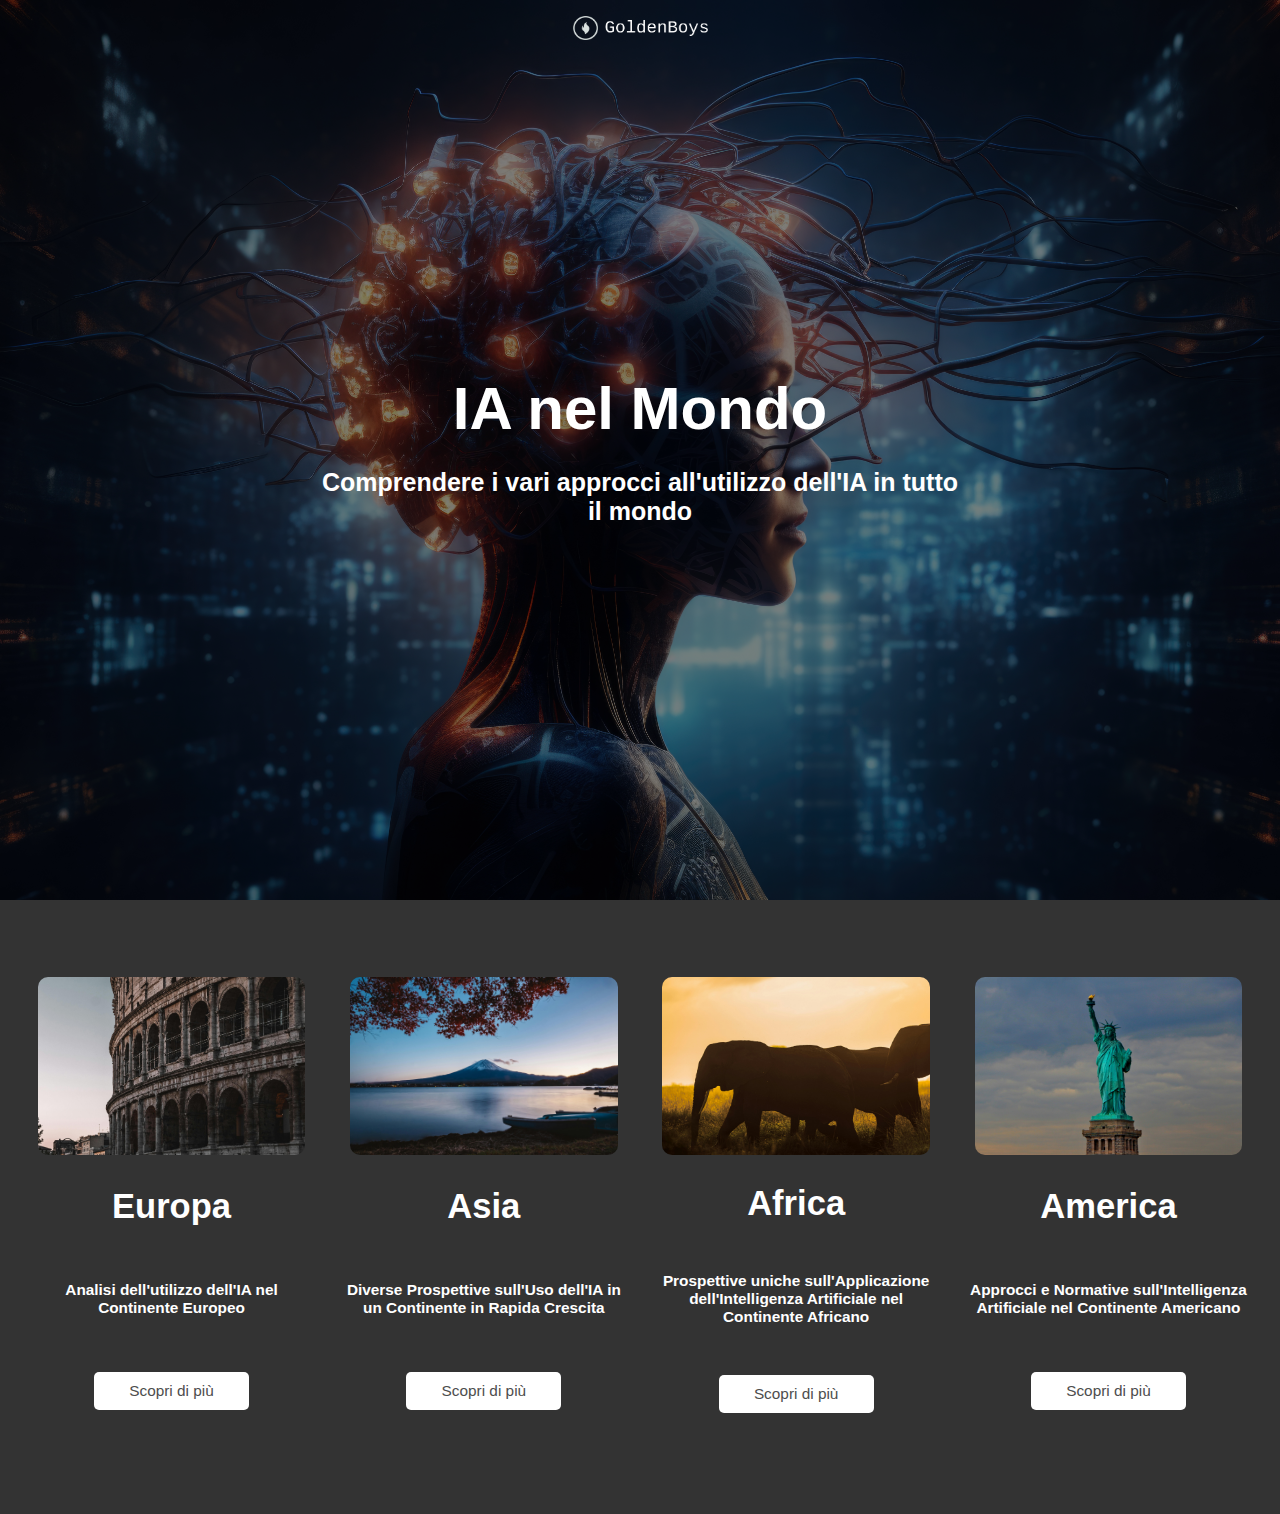
<file: index.html>
<!DOCTYPE html>
<html lang="it">
    <head>
        <meta charset="UTF-8" />
        <meta name="viewport" content="width=device-width, initial-scale=1.0" />
        <title>Utilizzo IA nei vari paesi - GoldenBoys</title>
        <link rel="stylesheet" href="style.css" />
        <link rel="icon" href="img/icon.ico" type="image/x-icon" />
        <link
            href="https://api.fontshare.com/v2/css?f[]=clash-display@600&f[]=satoshi@300&display=swap"
            rel="stylesheet"
        />
    </head>
    <body>
        <div class="navbar">
            <a href="./index.html"
                ><img
                    src="img/logo.png"
                    alt="GoldenBoys Logo"
                    class="navbar-logo"
            /></a>
            <!-- <div class="navbar-links">
                <a href="page/our_team">Il nostro team</a>
            </div> -->
        </div>

        <div class="background">
            <img src="img/sfondo-ai.jpg" alt="sfondo" />
            <div class="content">
                <h1>IA nel Mondo</h1>
                <h2>
                    Comprendere i vari approcci all'utilizzo dell'IA in tutto
                    il mondo
                </h2>
            </div>
        </div>

        <div class="gallery">
            <div class="gallery-item">
                <a href="pages/europa.html"
                    ><img src="img/colosseo.jpg" alt="colosseo"
                /></a>
                <div class="gallery-item-text">
                    <h3>Europa</h3>
                    <h4>
                        Analisi dell'utilizzo dell'IA nel
                        Continente Europeo
                    </h4>
                    <button onclick="openPage('pages/europa.html')">
                        Scopri di più
                    </button>
                </div>
            </div>
            <div class="gallery-item">
                <a href="pages/asia.html"
                    ><img src="img/fuji.jpg" alt="monte_fuji.jpg"
                /></a>
                <div class="gallery-item-text">
                    <h3>Asia</h3>
                    <h4>
                        Diverse Prospettive sull'Uso dell'IA in un Continente in
                        Rapida Crescita
                    </h4>
                    <button onclick="openPage('pages/asia.html')">
                        Scopri di più
                    </button>
                </div>
            </div>
            <div class="gallery-item">
                <a href="pages/africa.html"
                    ><img
                        src="img/elefante.jpg"
                        alt="elefante"
                        style="object-position: left"
                /></a>
                <div class="gallery-item-text">
                    <h3>Africa</h3>
                    <h4>
                        Prospettive uniche sull'Applicazione dell'Intelligenza
                        Artificiale nel Continente Africano
                    </h4>
                    <button onclick="openPage('pages/africa.html')">
                        Scopri di più
                    </button>
                </div>
            </div>
            <div class="gallery-item">
                <a href="pages/america.html"
                    ><img
                        src="img/statua_liberta.jpg"
                        alt="colosseo"
                        style="object-position: top"
                /></a>
                <div class="gallery-item-text">
                    <h3>America</h3>
                    <h4>
                        Approcci e Normative sull'Intelligenza Artificiale nel
                        Continente Americano
                    </h4>
                    <button onclick="openPage('pages/america.html')">
                        Scopri di più
                    </button>
                </div>
            </div>
        </div>
        <script src="./script.js"></script>
    </body>
</html>
</file>
<file: style.css>
* {
    margin: 0;
    padding: 0;
}
body {
    width: 100%;
    font-family: Arial, sans-serif;
}
h1,
h2,
h3 {
    font-family: "Clash Display", sans-serif;
}
h4,
p {
    font-family: "Satoshi", sans-serif;
}

/* ------------------------------------ */

.navbar {
    position: fixed;
    top: 0;
    left: 0;
    width: 100%;
    min-height: 60px;
    padding: 15px 20px;
    box-sizing: border-box;
    display: flex;
    /* justify-content: space-between; */
    justify-content: center;
    align-items: center;
    z-index: 999;
    transition: all 0.3s ease;
}
.navbar img {
    filter: invert(100%);
}
.navbar-logo {
    width: 135px;
    height: auto;
}

/* .navbar-links a {
    color: white;
    text-decoration: none;
    margin-right: 30px;
} */

.navbar.scrolled {
    background-color: white;
    box-shadow: 0 2px 4px rgba(0, 0, 0, 0.1);
}
/* .navbar.scrolled .navbar-links a {
    color: black;
} */

/* .navbar-links a:hover {
    text-decoration: underline;
} */

/* ------------------------------------ */

.background {
    position: relative;
    width: 100%;
    height: 100vh;
    background-color: black;
}

.background img {
    width: 100%;
    height: 100%;
    object-fit: cover;
    opacity: 50%;
}
.background .content {
    max-width: 75%;
    position: absolute;
    top: 50%;
    left: 50%;
    transform: translate(-50%, -50%);
    color: white;
    text-align: center;
}
.content h1 {
    font-size: 60px;
}
.content h2 {
    font-size: 25px;
    margin-top: 1em;
}

/* ------------------------------------ */

.gallery {
    width: 100%;
    min-height: 48vw;
    background-color: #333333;
    display: flex;
    flex-wrap: nowrap;
    justify-content: space-evenly;
    align-items: center;
}

.gallery-item {
    position: relative;
    display: flex;
    flex-direction: column;
    height: 36vw;
    width: 22%;
    text-align: center;
    justify-content: space-evenly;
}

.gallery-item img {
    width: 95%;
    aspect-ratio: 1.5;
    object-fit: cover;
    border-radius: 10px;
    cursor: pointer;
    transition: transform 0.3s ease;
}
.gallery-item img:hover {
    transform: scale(1.035);
}

.gallery-item-text {
    display: flex;
    flex-direction: column;
    justify-content: space-around;
    align-items: center;
    flex: 1;
    color: white;
    border-radius: 10px;
    text-align: center;
}
.gallery-item h3 {
    font-size: 2.7vw;
}
.gallery-item h4 {
    font-size: 1.2vw;
}

.gallery-item button {
    width: 55%;
    padding: 10px 20px;
    background-color: white;
    color: #4d4d4d;
    border: none;
    border-radius: 5px;
    cursor: pointer;
    font-size: 1.2vw;
    transition: transform 0.3s ease, background-color 0.3s ease, color 0.3s ease;
}
.gallery-item button:hover {
    background-color: black;
    color: white;
    transform: scale(1.1);
}

/* ------------------------------------ */

.section-item {
    width: 100%;
    height: 100vh;
    display: flex;
}
.section-item:nth-child(even) {
    background-color: #666666;
    color: white;
}
.section-item .text-container {
    flex: 1;
    display: flex;
    align-items: center;
}
.section-item .text-container .text {
    width: 70%;
    margin-inline: auto;

}
.text h3 {
    font-size: 50px;
}
.text p {
    margin-top: 1.5em;
    font-size: 22px;
    font-weight: 600;
    text-align: justify;
}
.section-item img {
    max-width: 40%;
    height: 100%;
    object-fit: cover;
}

/* ------------------------------------ */

.video-section {
    width: 100%;
    height: 100vh;
    display: flex;
    justify-content: center;
    align-items: center;
    overflow: hidden;
    /* gap: 5vw; */
}
.video-section .text-container {
    /* margin-top: 8vw; */
    flex: 1;
    display: flex;
    justify-content: center;
    align-items: center;
}
.vertical-video .text-container p {
    text-align: left;
}
.video-section .text-container .text {
    width: 70%;
}

.video-container {
    height: 100%;
    width: 50%;
    display: flex;
    justify-content: center;
    align-items: center;
}
.video-container .video {
    margin-inline: auto;
}
.horizontal-video .video {
    width: 70%;
}

.vertical-video .video {
    height: 80%;
    width: fit-content;
}

.video-container .video video {
    border-radius: 10px;
    width: 100%;
    height: 100%;
    box-shadow: rgba(0, 0, 0, 0.25) 0px 3px 8px;
    transition: transform 0.3s ease;
    cursor: pointer;
}
.video-container .video video:hover {
    transform: scale(1.04);
}

@media screen and (max-width: 1200px) {
    .gallery {
        flex-direction: column;
        justify-content: space-evenly;
        gap: 4em;
        padding: 3em 0em;
    }
    .gallery-item {
        flex-direction: row;
        width: 95%;
        height: 25vw;
    }

    .gallery-item a {
        margin: 0.5vw;
        align-content: center;
        max-width: 35%;
    }
    .gallery-item img {
        height: 100%;
        width: 100%;
    }
    .gallery-item-text {
        padding: 0 1vw;
    }
    .gallery-item-text button {
        width: 30%;
    }
    .gallery-item-text > h3 {
        font-size: 5vw;
    }
    .gallery-item-text > h4,
    .gallery-item-text button {
        font-size: 1.5vw;
    }

    /* --------------------------------------------------- */

    .horizontal-video {
        flex-direction: column;
        justify-content: space-evenly;
    }
    .horizontal-video .text-container {
        flex: 0;
        width: 100%;
        text-align: center;
    }

    .horizontal-video .video-container {
        height: fit-content;
        width: 100%;
    }
    .horizontal-video .video {
        width: 35%;
    }

    .asian {
        flex-direction: column-reverse !important;
    }
}

@media screen and (max-width: 1100px) {
    .text h3 {
        font-size: 4.5vw;
    }
    .text p {
        margin-top: 1.5em;
        font-size: 2vw;
        font-weight: 600;
    }
}

@media screen and (max-width: 1000px) {
    .horizontal-video .video {
        width: 40%;
    }
}

@media screen and (max-width: 900px) {
    .section-item {
        height: 70vw;
    }
    .text h3 {
        font-size: 5.5vw;
        text-align: center;
    }
    .text p {
        margin-top: 1.5em;
        font-size: 2.8vw;
        font-weight: 600;
    }
    .section-item img {
        display: none;
    }

    .gallery-item {
        height: 30vw;
    }
    .gallery-item-text > h3 {
        font-size: 6vw;
    }
    .gallery-item-text > h4,
    .gallery-item-text button {
        font-size: 2vw;
    }

    /* --------------------------------------------------- */

    .video-section {
        height: 90vw !important;
    }
    .vertical-video .text-container h3 {
        text-align: start;
    }
    .horizontal-video .video {
        width: 50%;
    }
}

@media screen and (max-width: 770px) {
    .background h1 {
        font-size: 7vw;
    }
    .background h2 {
        font-size: 3vw;
    }
}

@media screen and (max-width: 650px) {
    .section-item {
        height: 85vw;
    }
    .text-container h3 {
        font-size: 7vw;
    }
    .text-container p {
        font-size: 3.2vw;
    }

    /* --------------------------------------------------- */

    .horizontal-video .video {
        width: 55%;
    }
}

@media screen and (max-width: 607px) {
    .gallery {
        flex-direction: column;
        justify-content: center;
        gap: 3em;
        height: 460vw;
        padding-top: 3em;
        padding-bottom: 0;
    }
    .gallery-item {
        height: 100%;
        flex-direction: column;
        align-items: center;
        position: relative;
    }
    .gallery-item:not(.gallery-item:last-child)::after {
        content: "";
        position: absolute;
        bottom: 0;
        width: 70%;
        border-bottom: solid white;
    }

    .gallery-item a {
        margin-left: 0;
        max-width: 100%;
        width: 70%;
    }
    .gallery-item img {
        height: 100%;
        width: 100%;
    }
    .gallery-item-text {
        padding: 0;
        padding-top: 1em;
        padding-bottom: 3em;
        width: 80%;
    }
    .background h1 {
        font-size: 8vw;
    }
    .background h2 {
        margin-top: 1em;
        font-size: 4.5vw;
    }
    .gallery-item-text > h3 {
        font-size: 8.5vw;
    }
    .gallery-item-text > h4 {
        font-size: 4.5vw;
    }
    .gallery-item-text button {
        font-size: 3.5vw;
        width: 50%;
    }
}

@media screen and (max-width: 500px) {
    .section-item,
    .video-section {
        height: 125vw !important;
    }
    .text-container h3 {
        font-size: 8vw;
    }
    .text-container p {
        font-size: 4vw;
    }

    /* --------------------------------------------------- */

    .horizontal-video .video {
        width: 75%;
    }

    .vertical-video {
        height: 180vw !important;
        flex-direction: column;
        justify-content: space-evenly;
    }
    .vertical-video .text-container {
        flex: 0;
    }
    .vertical-video .text-container h3 {
        text-align: center;
    }
    .vertical-video .text-container p {
        text-align: justify;
    }
    .vertical-video .video-container {
        width: 100%;
        height: 55%;
    }
    .vertical-video .video {
        height: 100%;
    }
}
</file>
